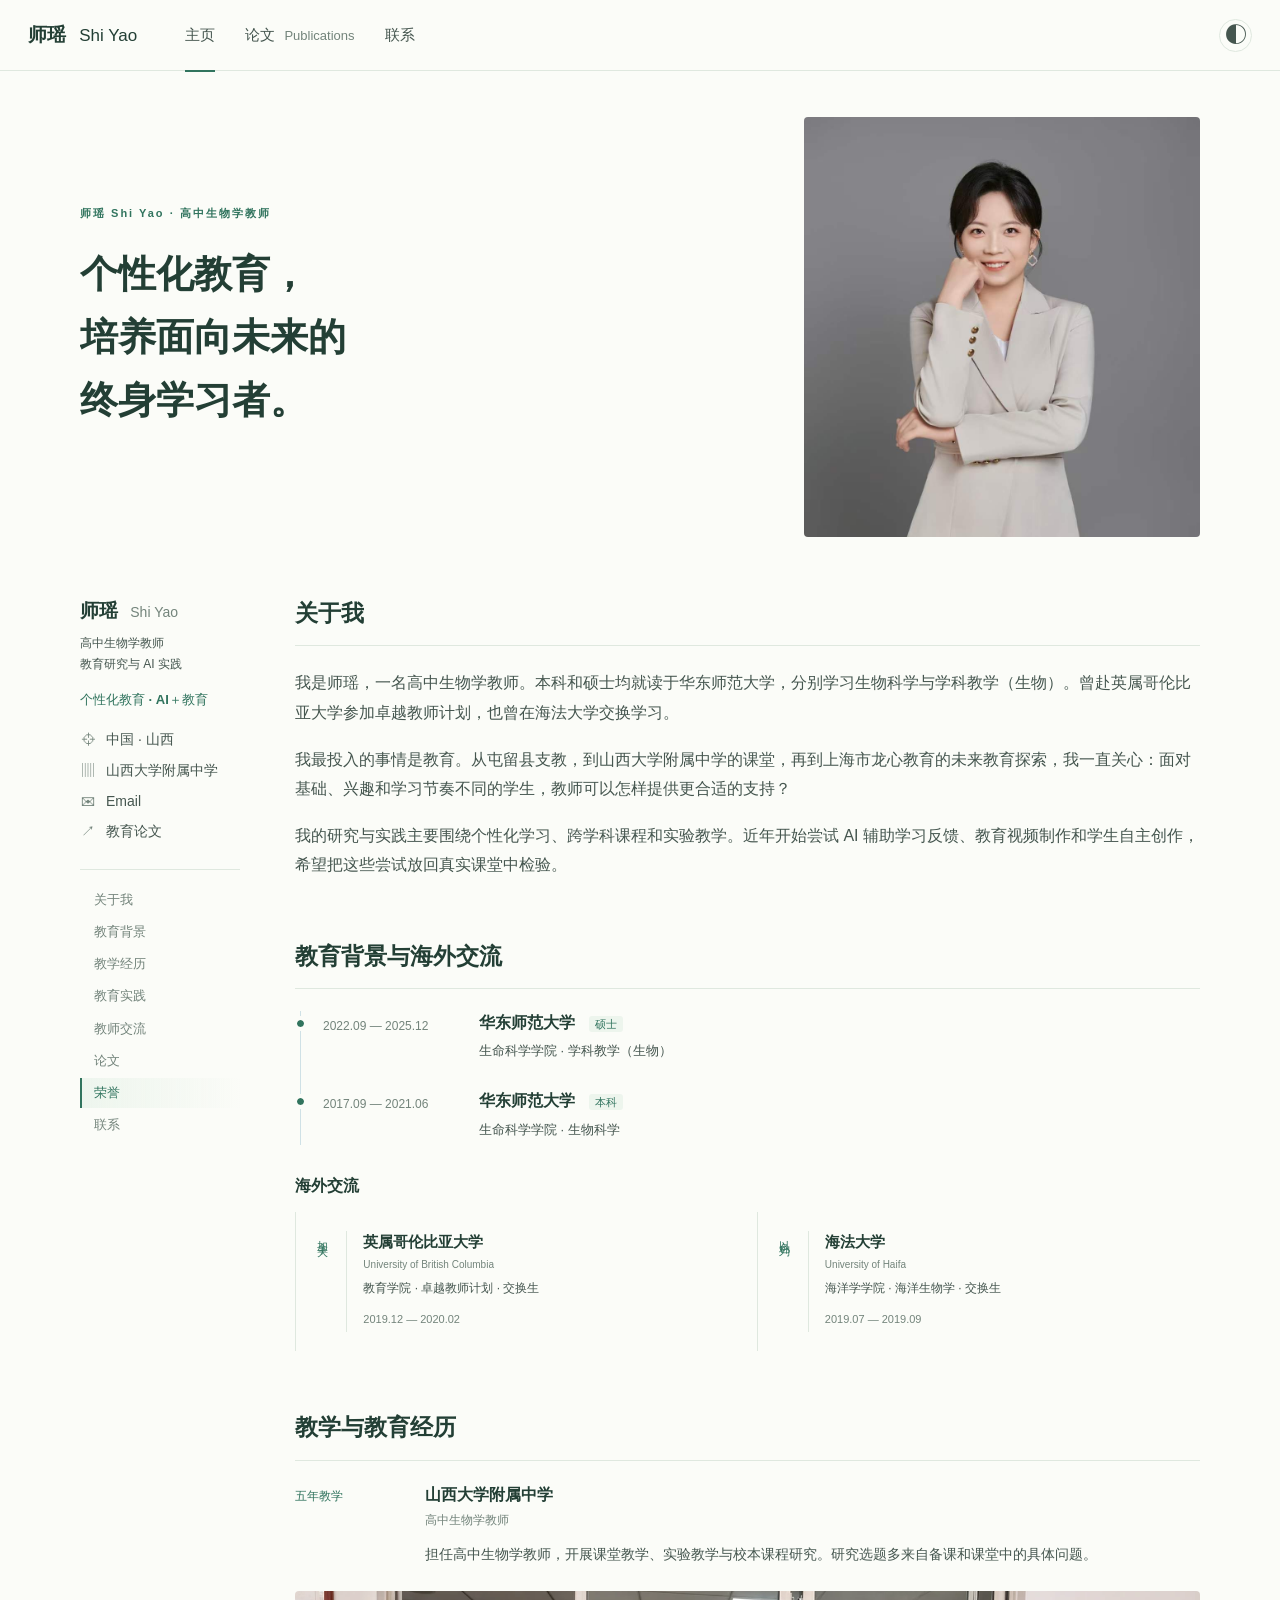
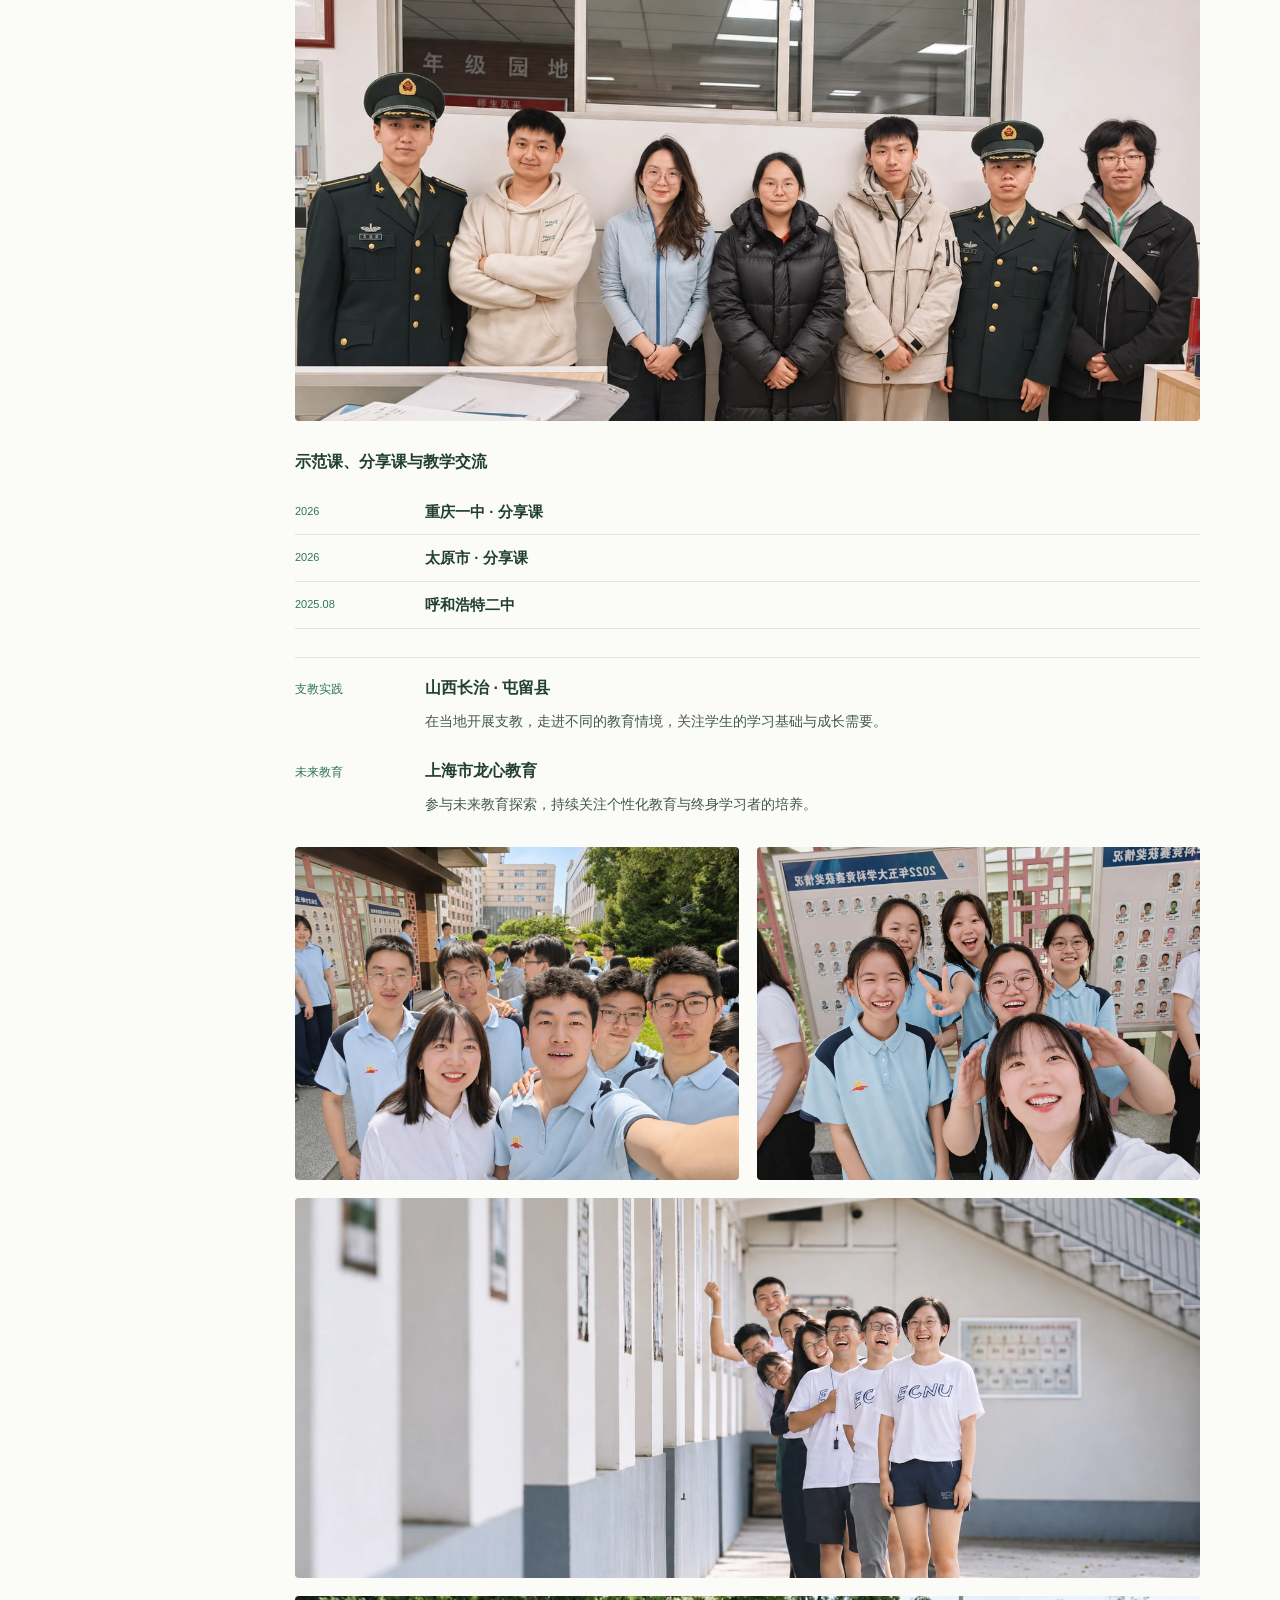
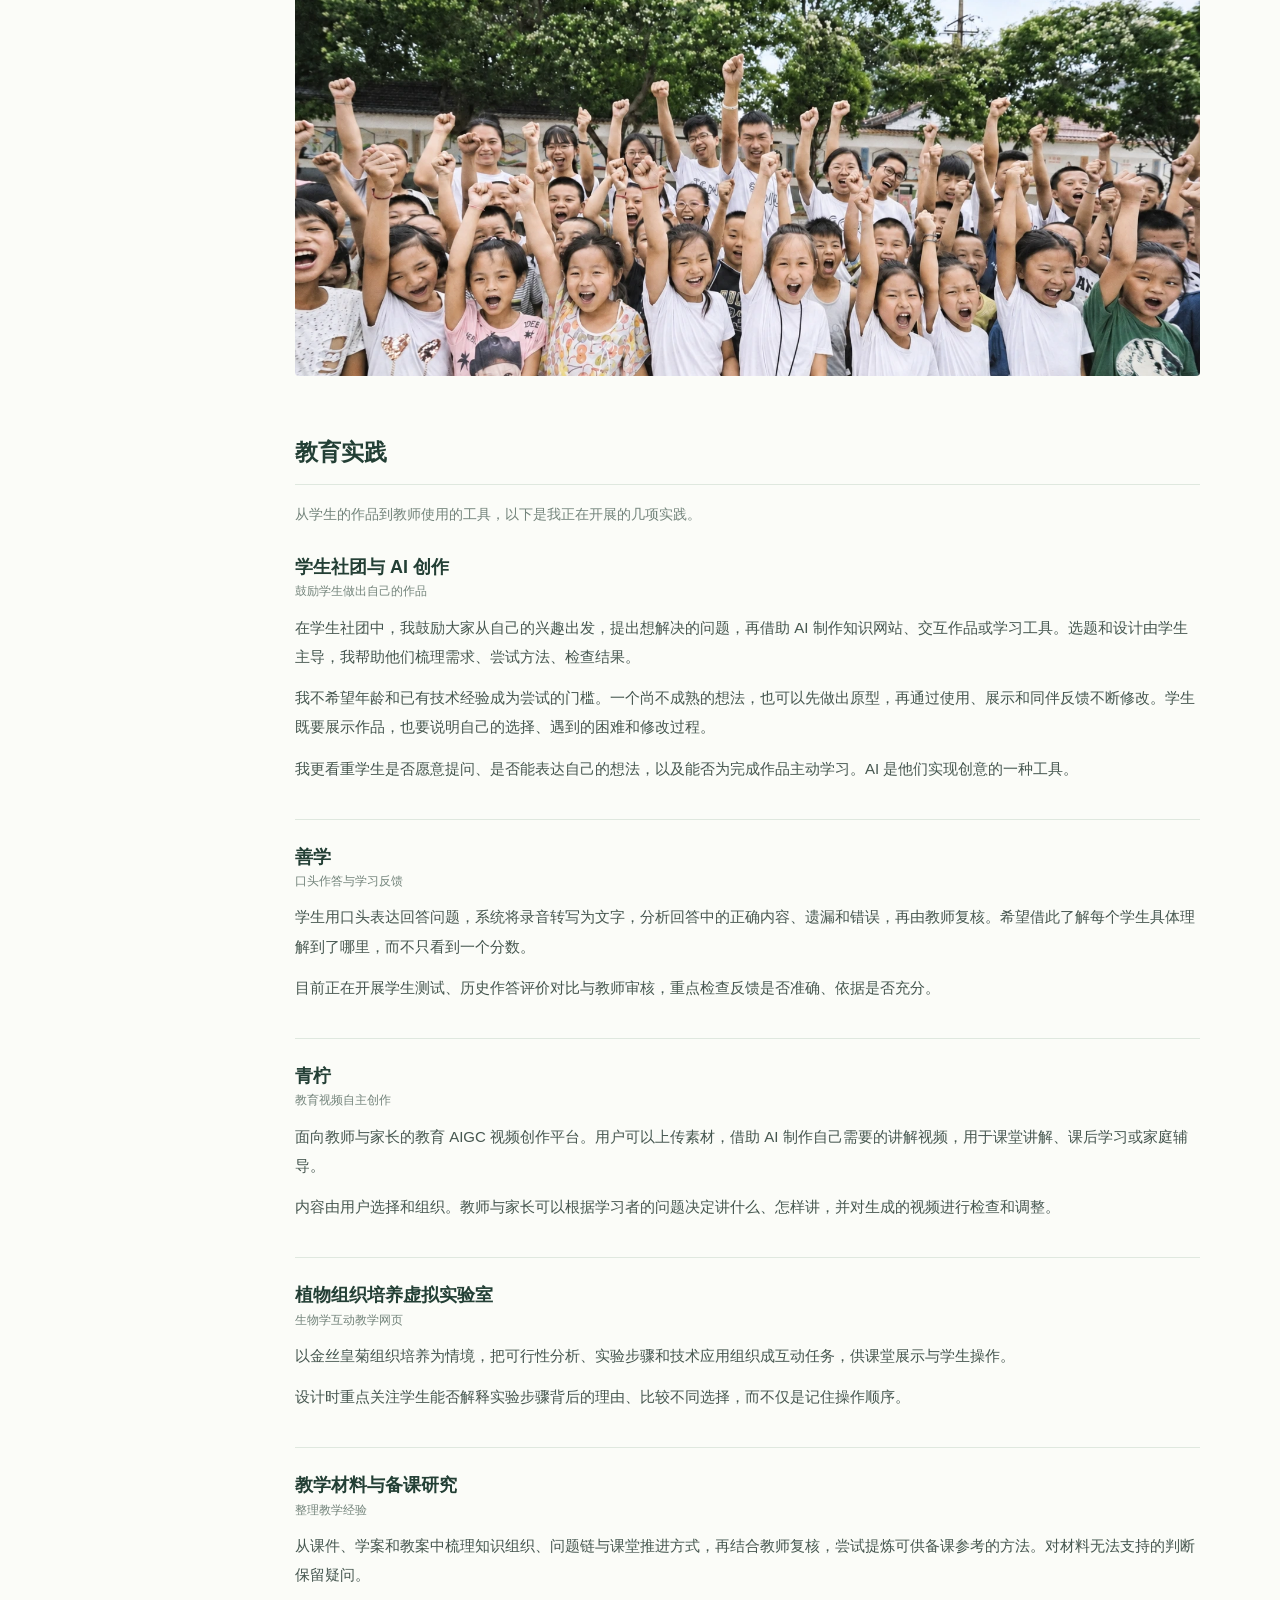
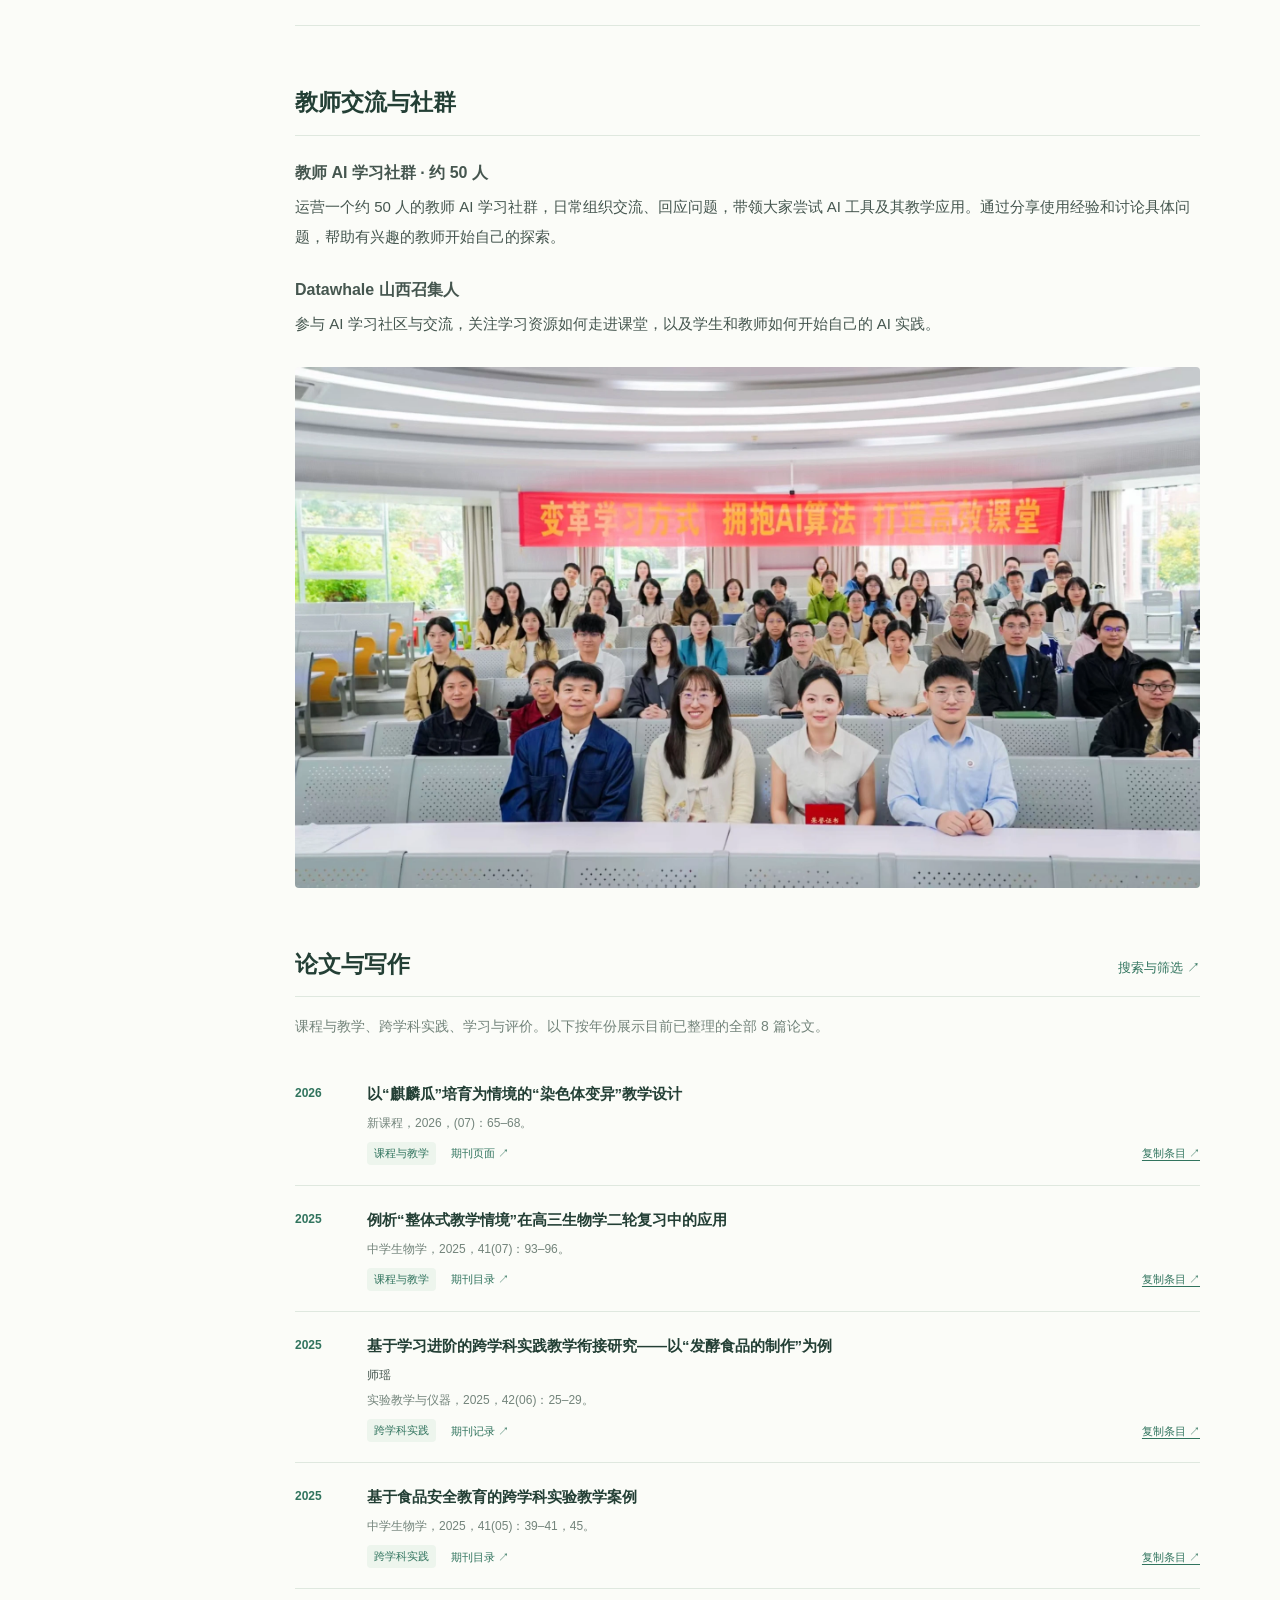
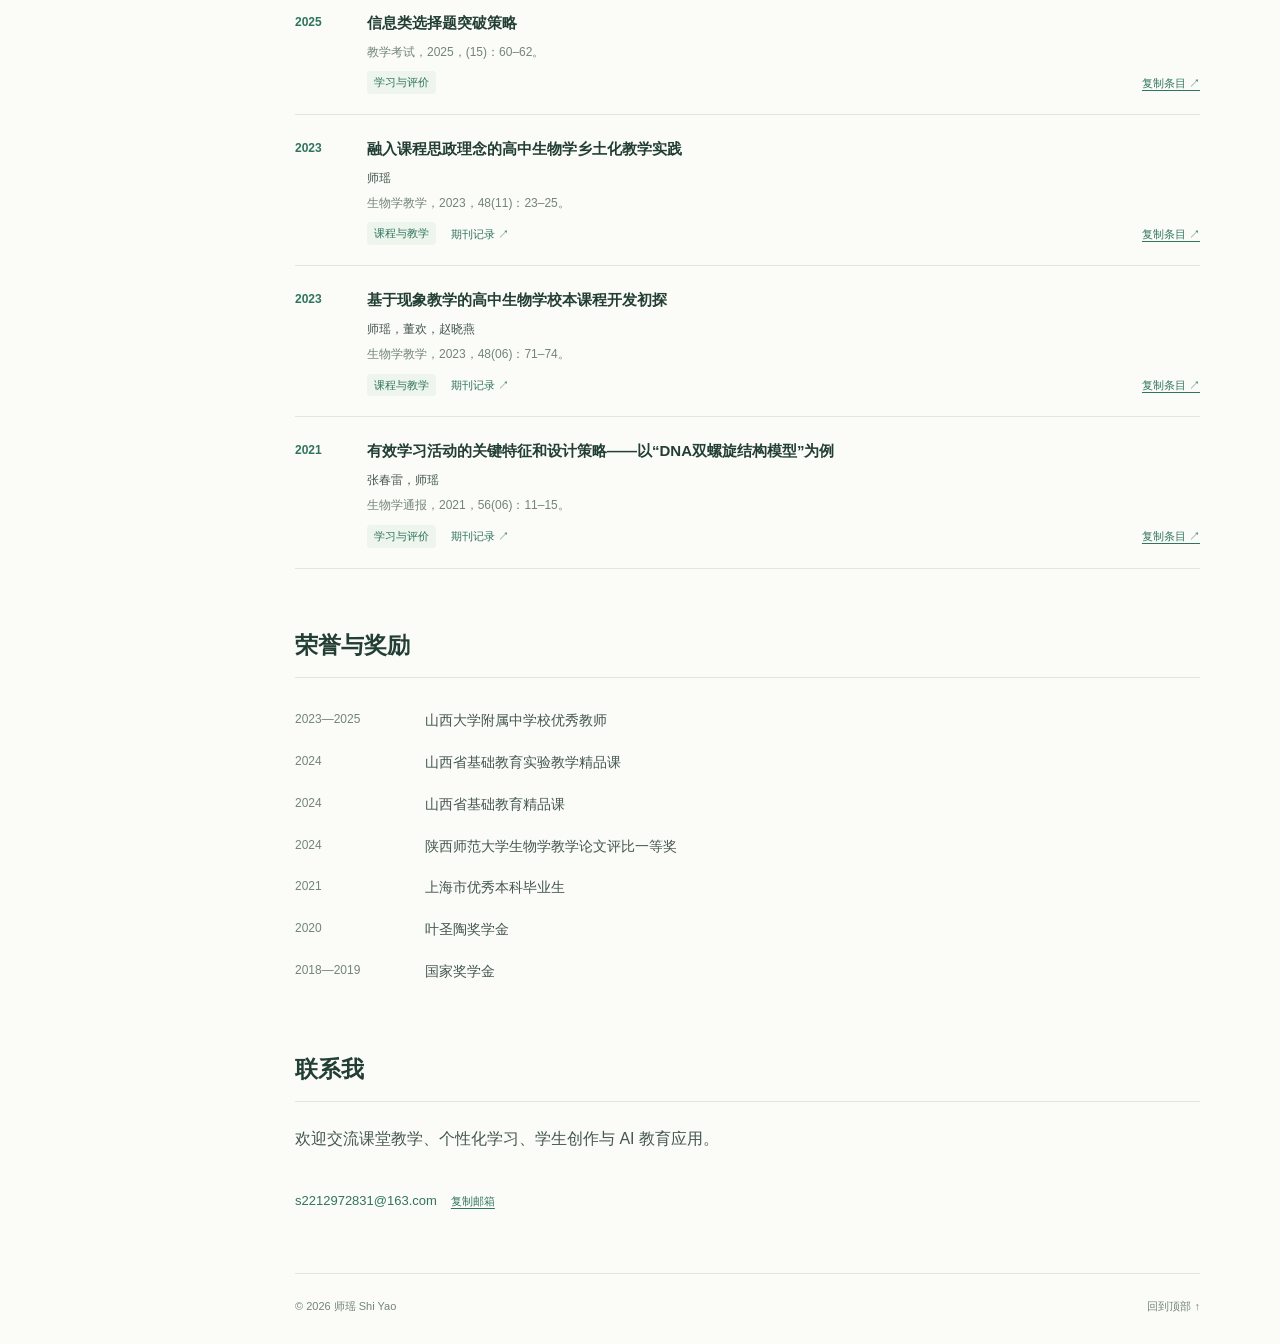
<file: index.html>
<!DOCTYPE html>
<html lang="zh-CN"><head><meta charset="utf-8"/><meta content="width=device-width,initial-scale=1" name="viewport"/><title>师瑶 Shi Yao｜个性化教育与 AI＋教育</title><meta content="师瑶的个人主页：个性化教育，培养面向未来的终身学习者。教育研究、AI＋教育实践、教学经历与学术论文。" name="description"/><meta content="#ffffff" name="theme-color"/><link href="assets/favicon.svg" rel="icon" type="image/svg+xml"/><link href="style.css" rel="stylesheet"/></head><body>
<a class="skip" href="#main">跳转到正文</a>
<header class="masthead"><div class="masthead-inner"><a class="brand" href="index.html">师瑶 <span>Shi Yao</span></a><nav aria-label="主导航"><a class="current" href="index.html">主页</a><a href="publications.html">论文 <span>Publications</span></a><a href="#contact">联系</a></nav><button aria-label="切换深色模式" class="theme-toggle" id="theme-toggle" title="切换深色模式" type="button">◐</button></div></header>
<div class="welcome"><div class="welcome-copy"><span class="eyebrow">师瑶 Shi Yao · 高中生物学教师</span><h1>个性化教育，<br/>培养面向未来的<br/>终身学习者。</h1></div><img alt="师瑶个人肖像" class="hero-portrait" fetchpriority="high" src="assets/portrait.jpg"/></div><div class="layout"><aside class="profile"><div class="profile-top"><div><h2>师瑶 <span>Shi Yao</span></h2><p class="role">高中生物学教师<br/>教育研究与 AI 实践</p></div></div><p class="profile-focus">个性化教育 · AI＋教育</p><ul class="profile-links"><li><span aria-hidden="true">⌖</span>中国 · 山西</li><li><span aria-hidden="true">▥</span>山西大学附属中学</li><li><span aria-hidden="true">✉</span><a href="mailto:s2212972831@163.com">Email</a></li><li><span aria-hidden="true">↗</span><a href="publications.html">教育论文</a></li></ul><nav aria-label="页面目录" class="side-nav"><a href="#about">关于我</a><a href="#education">教育背景</a><a href="#teaching">教学经历</a><a href="#projects">教育实践</a><a href="#community">教师交流</a><a href="#papers">论文</a><a href="#honors">荣誉</a><a href="#contact">联系</a></nav></aside><main id="main"><section id="about"><div class="heading"><h2>关于我</h2></div><p>我是师瑶，一名高中生物学教师。本科和硕士均就读于华东师范大学，分别学习生物科学与学科教学（生物）。曾赴英属哥伦比亚大学参加卓越教师计划，也曾在海法大学交换学习。</p><p>我最投入的事情是教育。从屯留县支教，到山西大学附属中学的课堂，再到上海市龙心教育的未来教育探索，我一直关心：面对基础、兴趣和学习节奏不同的学生，教师可以怎样提供更合适的支持？</p><p>我的研究与实践主要围绕个性化学习、跨学科课程和实验教学。近年开始尝试 AI 辅助学习反馈、教育视频制作和学生自主创作，希望把这些尝试放回真实课堂中检验。</p></section><section id="education"><div class="heading"><h2>教育背景与海外交流</h2></div><div class="timeline">
<article><time>2022.09 — 2025.12</time><div><h3>华东师范大学 <span class="degree-tag">硕士</span></h3><p>生命科学学院 · 学科教学（生物）</p></div></article>
<article><time>2017.09 — 2021.06</time><div><h3>华东师范大学 <span class="degree-tag">本科</span></h3><p>生命科学学院 · 生物科学</p></div></article></div>
<h3 class="subheading">海外交流 </h3><div class="exchanges"><article><div class="exchange-place">加拿大</div><div><h3>英属哥伦比亚大学</h3><p class="english">University of British Columbia</p><p>教育学院 · 卓越教师计划 · 交换生</p><time>2019.12 — 2020.02</time></div></article><article><div class="exchange-place">以色列</div><div><h3>海法大学</h3><p class="english">University of Haifa</p><p>海洋学学院 · 海洋生物学 · 交换生</p><time>2019.07 — 2019.09</time></div></article></div></section><section id="teaching"><div class="heading"><h2>教学与教育经历</h2></div><div class="experience"><div class="experience-time">五年教学</div><div><h3>山西大学附属中学</h3><p class="experience-role">高中生物学教师</p><p>担任高中生物学教师，开展课堂教学、实验教学与校本课程研究。研究选题多来自备课和课堂中的具体问题。</p></div></div>
<div class="teaching-photos"><figure class="photo"><a aria-label="查看大图：师生合影 · 成长中的相遇" href="assets/reunion-retouched.webp" rel="noopener" target="_blank"><img alt="师生合影 · 成长中的相遇" loading="lazy" src="assets/reunion-retouched.webp"/></a></figure></div><h3 class="subheading">示范课、分享课与教学交流 </h3><div class="lesson-list"><article><time>2026</time><div><h3>重庆一中 · 分享课</h3></div></article><article><time>2026</time><div><h3>太原市 · 分享课</h3></div></article><article><time>2025.08</time><div><h3>呼和浩特二中</h3></div></article></div>
<div class="experience teaching-service"><div class="experience-time">支教实践</div><div><h3>山西长治 · 屯留县</h3><p>在当地开展支教，走进不同的教育情境，关注学生的学习基础与成长需要。</p></div></div><div class="experience"><div class="experience-time">未来教育</div><div><h3>上海市龙心教育</h3><p>参与未来教育探索，持续关注个性化教育与终身学习者的培养。</p></div></div><div class="photo-pair"><figure class="photo"><a aria-label="查看大图：与学生在一起 · 校园里的笑容" href="assets/students-girls-retouched.webp" rel="noopener" target="_blank"><img alt="与学生在一起 · 校园里的笑容" loading="lazy" src="assets/students-girls-retouched.webp"/></a></figure><figure class="photo"><a aria-label="查看大图：与学生在一起 · 共同成长的日常" href="assets/students-boys-retouched.webp" rel="noopener" target="_blank"><img alt="与学生在一起 · 共同成长的日常" loading="lazy" src="assets/students-boys-retouched.webp"/></a></figure></div><figure class="photo"><a aria-label="查看大图：教育活动合影" href="assets/corridor-clean-retouched.webp" rel="noopener" target="_blank"><img alt="教育活动合影" loading="lazy" src="assets/corridor-clean-retouched.webp"/></a></figure><figure class="photo"><a aria-label="查看大图：教育活动合影" href="assets/children-clean-retouched.webp" rel="noopener" target="_blank"><img alt="教育活动合影" loading="lazy" src="assets/children-clean-retouched.webp"/></a></figure></section><section id="projects"><div class="heading"><h2>教育实践</h2></div><p class="section-intro">从学生的作品到教师使用的工具，以下是我正在开展的几项实践。</p>






<article class="project" id="ai-learning"><div class="project-body"><h3>学生社团与 AI 创作<span>鼓励学生做出自己的作品</span></h3><p>在学生社团中，我鼓励大家从自己的兴趣出发，提出想解决的问题，再借助 AI 制作知识网站、交互作品或学习工具。选题和设计由学生主导，我帮助他们梳理需求、尝试方法、检查结果。</p><p>我不希望年龄和已有技术经验成为尝试的门槛。一个尚不成熟的想法，也可以先做出原型，再通过使用、展示和同伴反馈不断修改。学生既要展示作品，也要说明自己的选择、遇到的困难和修改过程。</p><p>我更看重学生是否愿意提问、是否能表达自己的想法，以及能否为完成作品主动学习。AI 是他们实现创意的一种工具。</p></div></article><article class="project" id="shanxue"><div class="project-body"><h3>善学<span>口头作答与学习反馈</span></h3><p>学生用口头表达回答问题，系统将录音转写为文字，分析回答中的正确内容、遗漏和错误，再由教师复核。希望借此了解每个学生具体理解到了哪里，而不只看到一个分数。</p><p>目前正在开展学生测试、历史作答评价对比与教师审核，重点检查反馈是否准确、依据是否充分。</p></div></article><article class="project" id="qingning"><div class="project-body"><h3>青柠<span>教育视频自主创作</span></h3><p>面向教师与家长的教育 AIGC 视频创作平台。用户可以上传素材，借助 AI 制作自己需要的讲解视频，用于课堂讲解、课后学习或家庭辅导。</p><p>内容由用户选择和组织。教师与家长可以根据学习者的问题决定讲什么、怎样讲，并对生成的视频进行检查和调整。</p></div></article><article class="project" id="plant-lab"><div class="project-body"><h3>植物组织培养虚拟实验室<span>生物学互动教学网页</span></h3><p>以金丝皇菊组织培养为情境，把可行性分析、实验步骤和技术应用组织成互动任务，供课堂展示与学生操作。</p><p>设计时重点关注学生能否解释实验步骤背后的理由、比较不同选择，而不仅是记住操作顺序。</p></div></article><article class="project" id="teaching-knowledge"><div class="project-body"><h3>教学材料与备课研究<span>整理教学经验</span></h3><p>从课件、学案和教案中梳理知识组织、问题链与课堂推进方式，再结合教师复核，尝试提炼可供备课参考的方法。对材料无法支持的判断保留疑问。</p></div></article></section><section id="community"><div class="heading"><h2>教师交流与社群</h2></div><div class="community"><strong>教师 AI 学习社群 · 约 50 人</strong><p>运营一个约 50 人的教师 AI 学习社群，日常组织交流、回应问题，带领大家尝试 AI 工具及其教学应用。通过分享使用经验和讨论具体问题，帮助有兴趣的教师开始自己的探索。</p></div><div class="community"><strong>Datawhale 山西召集人</strong><p>参与 AI 学习社区与交流，关注学习资源如何走进课堂，以及学生和教师如何开始自己的 AI 实践。</p></div><figure class="photo"><a aria-label="查看大图：教师交流活动 · 一起探索 AI 与教育" href="assets/teachers-retouched.webp" rel="noopener" target="_blank"><img alt="教师交流活动 · 一起探索 AI 与教育" loading="lazy" src="assets/teachers-retouched.webp"/></a></figure></section><section id="papers"><div class="heading"><h2>论文与写作</h2><a href="publications.html">搜索与筛选 ↗</a></div><p class="section-intro">课程与教学、跨学科实践、学习与评价。以下按年份展示目前已整理的全部 8 篇论文。</p><div data-view="all" id="paper-list"><article class="paper"><span class="paper-year">2026</span><div><h3>以“麒麟瓜”培育为情境的“染色体变异”教学设计</h3><p class="paper-journal">新课程，2026，(07)：65–68。</p><div class="paper-meta"><span class="paper-tag">课程与教学</span><a class="paper-source" href="https://www.qikan.com.cn/article/xkcj20260718.html" rel="noopener noreferrer" target="_blank">期刊页面 ↗</a></div></div></article><article class="paper"><span class="paper-year">2025</span><div><h3>例析“整体式教学情境”在高三生物学二轮复习中的应用</h3><p class="paper-journal">中学生物学，2025，41(07)：93–96。</p><div class="paper-meta"><span class="paper-tag">课程与教学</span><a class="paper-source" href="https://m.fx361.com/bk/zxswx/20257.html" rel="noopener noreferrer" target="_blank">期刊目录 ↗</a></div></div></article><article class="paper"><span class="paper-year">2025</span><div><h3>基于学习进阶的跨学科实践教学衔接研究——以“发酵食品的制作”为例</h3><p class="paper-authors">师瑶</p><p class="paper-journal">实验教学与仪器，2025，42(06)：25–29。</p><div class="paper-meta"><span class="paper-tag">跨学科实践</span><a class="paper-source" href="https://cjournal.hep.com.cn/1004-2326/CN/2025/42/6" rel="noopener noreferrer" target="_blank">期刊记录 ↗</a></div></div></article><article class="paper"><span class="paper-year">2025</span><div><h3>基于食品安全教育的跨学科实验教学案例</h3><p class="paper-journal">中学生物学，2025，41(05)：39–41，45。</p><div class="paper-meta"><span class="paper-tag">跨学科实践</span><a class="paper-source" href="https://yantai.dps.qikan.cn/pc/maga/text-read?id=zxsw20250519" rel="noopener noreferrer" target="_blank">期刊目录 ↗</a></div></div></article><article class="paper"><span class="paper-year">2025</span><div><h3>信息类选择题突破策略</h3><p class="paper-journal">教学考试，2025，(15)：60–62。</p><div class="paper-meta"><span class="paper-tag">学习与评价</span></div></div></article><article class="paper"><span class="paper-year">2023</span><div><h3>融入课程思政理念的高中生物学乡土化教学实践</h3><p class="paper-authors">师瑶</p><p class="paper-journal">生物学教学，2023，48(11)：23–25。</p><div class="paper-meta"><span class="paper-tag">课程与教学</span><a class="paper-source" href="https://swxjx.ecnu.edu.cn/CN/abstract/abstract15453.shtml" rel="noopener noreferrer" target="_blank">期刊记录 ↗</a></div></div></article><article class="paper"><span class="paper-year">2023</span><div><h3>基于现象教学的高中生物学校本课程开发初探</h3><p class="paper-authors">师瑶，董欢，赵晓燕</p><p class="paper-journal">生物学教学，2023，48(06)：71–74。</p><div class="paper-meta"><span class="paper-tag">课程与教学</span><a class="paper-source" href="https://swxjx.ecnu.edu.cn/CN/Y2023/V48/I6" rel="noopener noreferrer" target="_blank">期刊记录 ↗</a></div></div></article><article class="paper"><span class="paper-year">2021</span><div><h3>有效学习活动的关键特征和设计策略——以“DNA双螺旋结构模型”为例</h3><p class="paper-authors">张春雷，师瑶</p><p class="paper-journal">生物学通报，2021，56(06)：11–15。</p><div class="paper-meta"><span class="paper-tag">学习与评价</span><a class="paper-source" href="https://swxtb.bnu.edu.cn/gkll/2021nf/a3ca2fc130d34344a227fb11eb9ebc6b.htm" rel="noopener noreferrer" target="_blank">期刊记录 ↗</a></div></div></article></div></section><section id="honors"><div class="heading"><h2>荣誉与奖励</h2></div><ul class="honor-list"><li><time>2023—2025</time><span>山西大学附属中学校优秀教师</span></li><li><time>2024</time><span>山西省基础教育实验教学精品课</span></li><li><time>2024</time><span>山西省基础教育精品课</span></li><li><time>2024</time><span>陕西师范大学生物学教学论文评比一等奖</span></li><li><time>2021</time><span>上海市优秀本科毕业生</span></li><li><time>2020</time><span>叶圣陶奖学金</span></li><li><time>2018—2019</time><span>国家奖学金</span></li></ul></section><section id="contact"><div class="heading"><h2>联系我</h2></div><p>欢迎交流课堂教学、个性化学习、学生创作与 AI 教育应用。</p><div class="contact-line"><a href="mailto:s2212972831@163.com">s2212972831@163.com</a><button id="copy-email" type="button">复制邮箱</button></div></section><footer><span>© 2026 师瑶 Shi Yao</span><a href="#main">回到顶部 ↑</a></footer></main></div><div aria-live="polite" id="toast" role="status"></div><script src="script.js"></script></body></html>
</file>
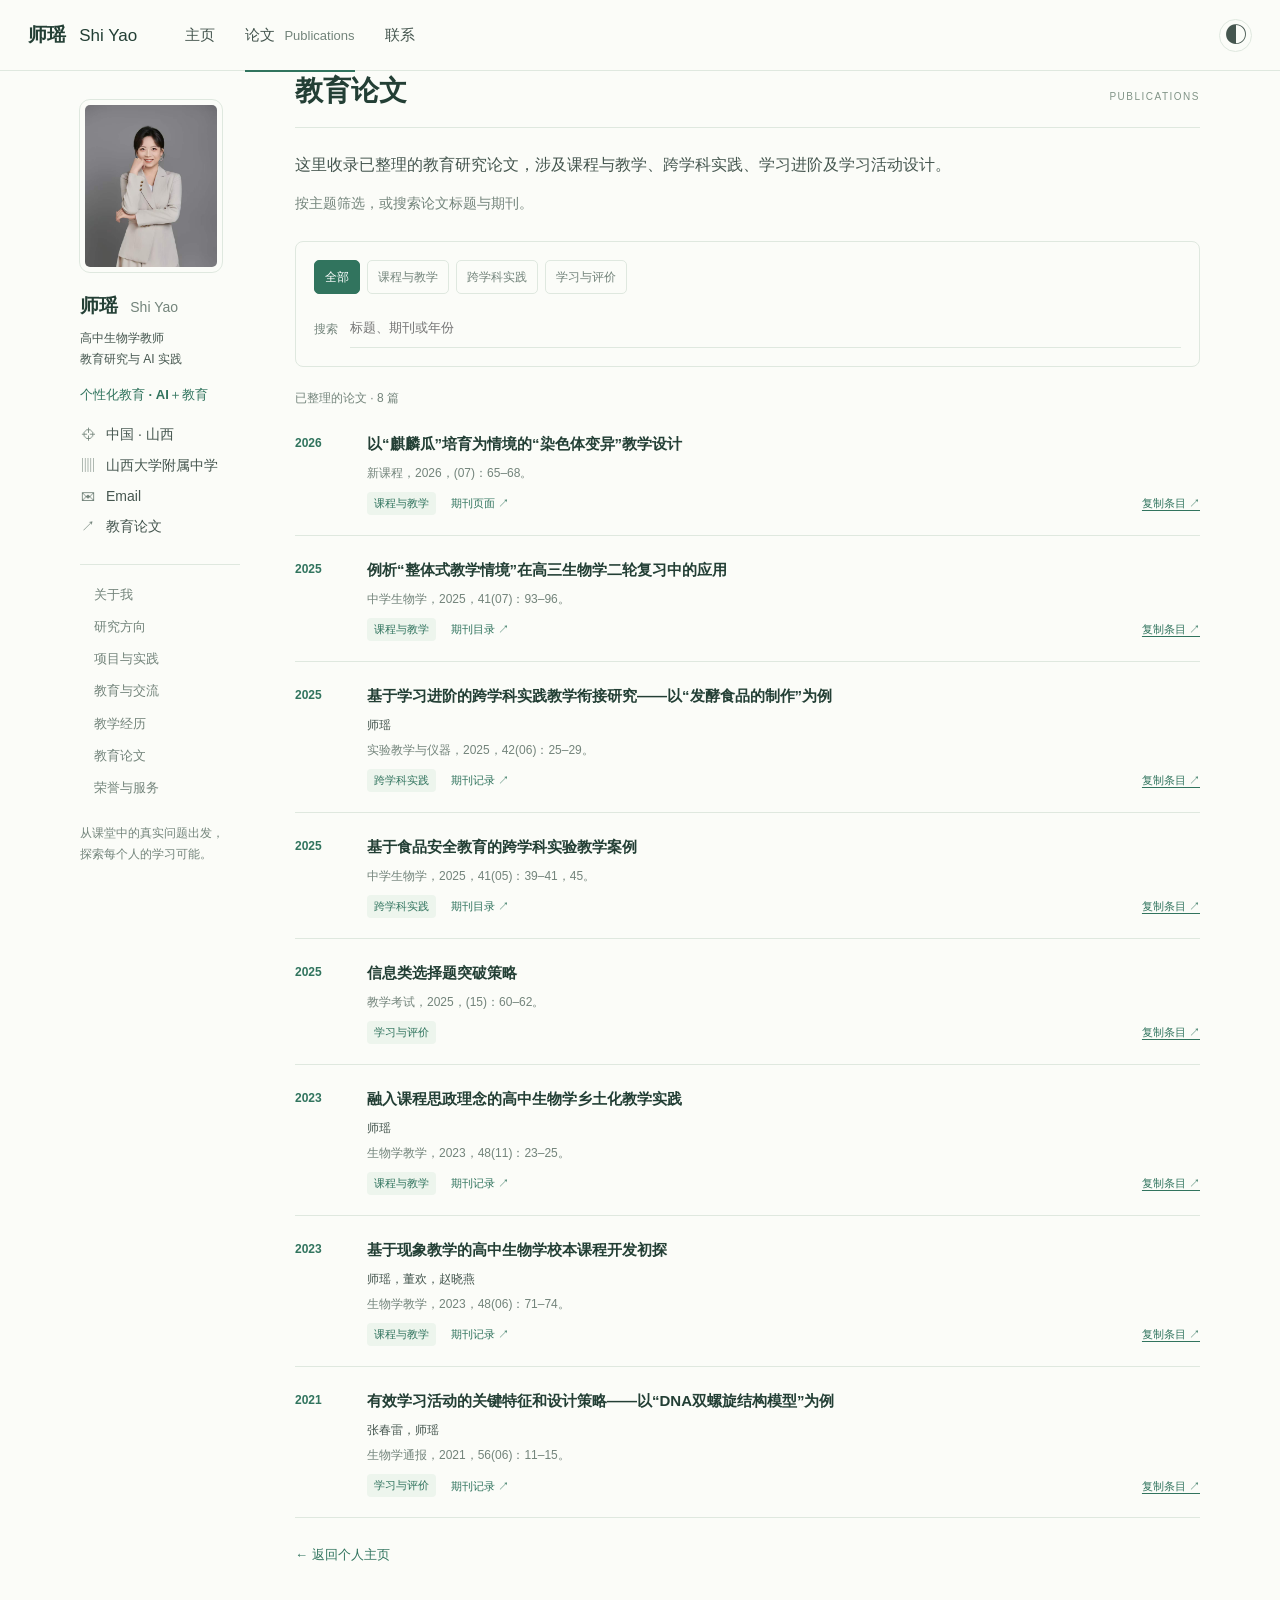
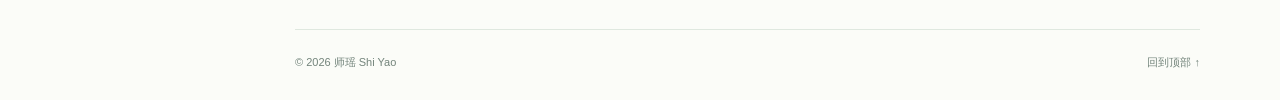
<file: publications.html>
<!doctype html><html lang="zh-CN"><head><meta charset="utf-8"><meta name="viewport" content="width=device-width,initial-scale=1"><title>教育论文｜师瑶 Shi Yao｜个性化教育与 AI＋教育</title><meta name="description" content="师瑶的个人主页：个性化教育，培养面向未来的终身学习者。教育研究、AI＋教育实践、教学经历与学术论文。"><meta name="theme-color" content="#ffffff"><link rel="icon" href="assets/favicon.svg" type="image/svg+xml"><link rel="stylesheet" href="style.css"></head><body>
<a class="skip" href="#main">跳转到正文</a>
<header class="masthead"><div class="masthead-inner"><a class="brand" href="index.html">师瑶 <span>Shi Yao</span></a><nav aria-label="主导航"><a  href="index.html">主页</a><a class="current" href="publications.html">论文 <span>Publications</span></a><a href="index.html#contact">联系</a></nav><button id="theme-toggle" class="theme-toggle" type="button" aria-label="切换深色模式" title="切换深色模式">◐</button></div></header>
<div class="layout"><aside class="profile"><div class="profile-top"><img class="portrait" src="assets/portrait.jpg" width="600" height="840" alt="师瑶个人肖像"><div><h2>师瑶 <span>Shi Yao</span></h2><p class="role">高中生物学教师<br>教育研究与 AI 实践</p></div></div><p class="profile-focus">个性化教育 · AI＋教育</p><ul class="profile-links"><li><span aria-hidden="true">⌖</span>中国 · 山西</li><li><span aria-hidden="true">▥</span>山西大学附属中学</li><li><span aria-hidden="true">✉</span><a href="mailto:s2212972831@163.com">Email</a></li><li><span aria-hidden="true">↗</span><a href="publications.html">教育论文</a></li></ul><nav class="side-nav" aria-label="页面目录"><a href="index.html#about">关于我</a><a href="index.html#research">研究方向</a><a href="index.html#projects">项目与实践</a><a href="index.html#education">教育与交流</a><a href="index.html#teaching">教学经历</a><a href="index.html#papers">教育论文</a><a href="index.html#honors">荣誉与服务</a></nav><p class="sidebar-note">从课堂中的真实问题出发，<br>探索每个人的学习可能。</p></aside><main id="main"><section id="publications"><div class="heading"><h1>教育论文</h1><span>PUBLICATIONS</span></div><p>这里收录已整理的教育研究论文，涉及课程与教学、跨学科实践、学习进阶及学习活动设计。</p><p class="section-intro">按主题筛选，或搜索论文标题与期刊。</p><div class="paper-controls"><div class="filters" role="group" aria-label="按论文主题筛选"><button class="selected" type="button" data-filter="all" aria-pressed="true">全部</button><button type="button" data-filter="课程与教学" aria-pressed="false">课程与教学</button><button type="button" data-filter="跨学科实践" aria-pressed="false">跨学科实践</button><button type="button" data-filter="学习与评价" aria-pressed="false">学习与评价</button></div><label class="search"><span>搜索</span><input type="search" id="paper-search" placeholder="标题、期刊或年份" autocomplete="off"></label></div><p id="paper-count" class="paper-count" aria-live="polite">已整理的论文 · 8 篇</p><div id="paper-list"><article class="paper"><span class="paper-year">2026</span><div><h3>以“麒麟瓜”培育为情境的“染色体变异”教学设计</h3><p class="paper-journal">新课程，2026，(07)：65–68。</p><div class="paper-meta"><span class="paper-tag">课程与教学</span><a class="paper-source" href="https://www.qikan.com.cn/article/xkcj20260718.html" target="_blank" rel="noopener noreferrer">期刊页面 ↗</a></div></div></article><article class="paper"><span class="paper-year">2025</span><div><h3>例析“整体式教学情境”在高三生物学二轮复习中的应用</h3><p class="paper-journal">中学生物学，2025，41(07)：93–96。</p><div class="paper-meta"><span class="paper-tag">课程与教学</span><a class="paper-source" href="https://m.fx361.com/bk/zxswx/20257.html" target="_blank" rel="noopener noreferrer">期刊目录 ↗</a></div></div></article><article class="paper"><span class="paper-year">2025</span><div><h3>基于学习进阶的跨学科实践教学衔接研究——以“发酵食品的制作”为例</h3><p class="paper-authors">师瑶</p><p class="paper-journal">实验教学与仪器，2025，42(06)：25–29。</p><div class="paper-meta"><span class="paper-tag">跨学科实践</span><a class="paper-source" href="https://cjournal.hep.com.cn/1004-2326/CN/2025/42/6" target="_blank" rel="noopener noreferrer">期刊记录 ↗</a></div></div></article><article class="paper"><span class="paper-year">2025</span><div><h3>基于食品安全教育的跨学科实验教学案例</h3><p class="paper-journal">中学生物学，2025，41(05)：39–41，45。</p><div class="paper-meta"><span class="paper-tag">跨学科实践</span><a class="paper-source" href="https://yantai.dps.qikan.cn/pc/maga/text-read?id=zxsw20250519" target="_blank" rel="noopener noreferrer">期刊目录 ↗</a></div></div></article><article class="paper"><span class="paper-year">2025</span><div><h3>信息类选择题突破策略</h3><p class="paper-journal">教学考试，2025，(15)：60–62。</p><div class="paper-meta"><span class="paper-tag">学习与评价</span></div></div></article><article class="paper"><span class="paper-year">2023</span><div><h3>融入课程思政理念的高中生物学乡土化教学实践</h3><p class="paper-authors">师瑶</p><p class="paper-journal">生物学教学，2023，48(11)：23–25。</p><div class="paper-meta"><span class="paper-tag">课程与教学</span><a class="paper-source" href="https://swxjx.ecnu.edu.cn/CN/abstract/abstract15453.shtml" target="_blank" rel="noopener noreferrer">期刊记录 ↗</a></div></div></article><article class="paper"><span class="paper-year">2023</span><div><h3>基于现象教学的高中生物学校本课程开发初探</h3><p class="paper-authors">师瑶，董欢，赵晓燕</p><p class="paper-journal">生物学教学，2023，48(06)：71–74。</p><div class="paper-meta"><span class="paper-tag">课程与教学</span><a class="paper-source" href="https://swxjx.ecnu.edu.cn/CN/Y2023/V48/I6" target="_blank" rel="noopener noreferrer">期刊记录 ↗</a></div></div></article><article class="paper"><span class="paper-year">2021</span><div><h3>有效学习活动的关键特征和设计策略——以“DNA双螺旋结构模型”为例</h3><p class="paper-authors">张春雷，师瑶</p><p class="paper-journal">生物学通报，2021，56(06)：11–15。</p><div class="paper-meta"><span class="paper-tag">学习与评价</span><a class="paper-source" href="https://swxtb.bnu.edu.cn/gkll/2021nf/a3ca2fc130d34344a227fb11eb9ebc6b.htm" target="_blank" rel="noopener noreferrer">期刊记录 ↗</a></div></div></article></div><p id="empty-state" hidden>没有匹配的论文，请尝试其他关键词或主题。</p><noscript><p>启用 JavaScript 后可使用论文搜索与筛选。</p></noscript><a class="back-link" href="index.html#papers">← 返回个人主页</a></section><footer><span>© 2026 师瑶 Shi Yao</span><a href="#main">回到顶部 ↑</a></footer></main></div><div id="toast" role="status" aria-live="polite"></div><script src="script.js"></script></body></html>
</file>
<file: style.css>
:root{--bg:#fff;--text:#41484c;--heading:#303b40;--muted:#7a858a;--line:#e7ecee;--accent:#27899d;--soft:#f1f8fa;--panel:#fff;--shadow:0 3px 16px #243d4b07;--tag:#edf6f8;color-scheme:light}*{box-sizing:border-box}html{scroll-behavior:smooth;scroll-padding-top:100px}body{margin:0;background:var(--bg);color:var(--text);font-family:-apple-system,BlinkMacSystemFont,"Segoe UI","PingFang SC","Microsoft YaHei",sans-serif;font-size:16px;line-height:1.85}a{color:var(--accent);text-decoration:none;text-underline-offset:4px}a:hover{text-decoration:underline}button,input{font:inherit}button,a,input,summary{-webkit-tap-highlight-color:transparent}button{cursor:pointer}a:focus-visible,button:focus-visible,input:focus-visible,summary:focus-visible{outline:3px solid #67b6c9;outline-offset:4px}p{margin:0 0 17px}h1,h2,h3{color:var(--heading);line-height:1.45;margin:0;font-weight:650}h1{font-size:28px}h2{font-size:23px}h3{font-size:17px}strong{font-weight:650}time{font-variant-numeric:tabular-nums}.masthead{position:sticky;top:0;z-index:20;background:var(--bg);border-bottom:1px solid var(--line)}.masthead-inner{max-width:1220px;margin:auto;min-height:70px;padding:0 28px;display:flex;align-items:center;gap:48px}.brand{color:var(--heading);font-weight:700;font-size:19px;white-space:nowrap}.brand span{font-weight:500;margin-left:8px;font-size:17px}.masthead nav{display:flex;gap:30px;align-self:stretch;align-items:center}.masthead nav a{color:var(--text);font-size:15px;position:relative}.masthead nav a span{font-size:13px;margin-left:5px;color:var(--muted)}.masthead nav a.current:after{content:'';height:2px;background:var(--accent);position:absolute;bottom:-23px;left:0;right:0}.theme-toggle{border:1px solid var(--line);border-radius:50%;width:33px;height:33px;background:var(--bg);color:var(--text);padding:0;font-size:22px;line-height:1;margin-left:auto}.layout{max-width:1220px;margin:36px auto 0;padding:0 28px;display:grid;grid-template-columns:215px minmax(0,1fr);gap:54px}.profile{position:sticky;top:107px;align-self:start;font-size:14px}.portrait{width:172px;height:172px;border-radius:50%;object-fit:cover;object-position:center 23%;border:5px solid var(--bg);outline:1px solid var(--line);display:block;margin:0 0 20px}.profile h2{font-size:22px}.profile h2 span{font-size:14px;font-weight:400;margin-left:7px;color:var(--muted)}.role{margin:8px 0 12px;line-height:1.8}.profile-focus{font-size:13px;font-weight:550;color:var(--accent);margin-bottom:15px}.profile-links{padding:0;list-style:none;margin:0 0 24px}.profile-links li{display:flex;gap:10px;align-items:center;margin:5px 0}.profile-links li>span{width:16px;text-align:center;color:var(--muted)}.profile-links a{color:var(--text)}.side-nav{border-top:1px solid var(--line);padding-top:15px;display:grid;gap:2px}.side-nav a{color:var(--muted);padding:3px 0 3px 12px;border-left:2px solid transparent;font-size:13px}.side-nav a:hover,.side-nav a.active{color:var(--accent);border-left-color:var(--accent);background:linear-gradient(90deg,var(--soft),transparent);text-decoration:none}.sidebar-note{color:var(--muted);font-size:12px;margin:20px 0 0;line-height:1.8}main{min-width:0;max-width:850px}section{margin-bottom:48px;scroll-margin-top:100px}.heading{display:flex;align-items:baseline;justify-content:space-between;gap:16px;border-bottom:1px solid var(--line);padding-bottom:10px;margin-bottom:20px}.heading>span{font-size:10px;letter-spacing:1.5px;color:var(--muted);font-weight:500;white-space:nowrap}.heading>a{font-size:13px;white-space:nowrap}.mission{border-left:3px solid var(--accent);border-radius:0 8px 8px 0;background:var(--soft);padding:17px 22px;margin:24px 0}.mission-label{font-size:11px;letter-spacing:1px;color:var(--accent);display:block;margin-bottom:5px}.mission strong{font-size:22px;color:var(--heading);display:block;line-height:1.6}.mission p{font-size:14px;color:var(--muted);margin:6px 0 0;line-height:1.8}.quick-links{display:flex;gap:24px;font-size:14px;margin:21px 0 0}.section-intro{font-size:14px;color:var(--muted);margin-top:-5px;margin-bottom:20px}.research-grid{display:grid;grid-template-columns:1fr 1fr;gap:16px}.research-card{padding:21px 22px 20px;border:1px solid var(--line);border-radius:10px;background:var(--panel);box-shadow:var(--shadow);position:relative;overflow:hidden;display:flex;flex-direction:column}.research-card.primary{border-color:#acd2dd;background:linear-gradient(120deg,var(--soft),var(--panel));}.research-card h3{position:relative;z-index:1;padding-right:10px;margin-bottom:12px}.research-card p{font-size:14px;line-height:1.9;position:relative;margin-bottom:16px}.number{position:absolute;right:14px;top:2px;font-size:48px;line-height:1.2;color:var(--soft);font-weight:700;pointer-events:none}.primary .number{color:#e1eff3}.tags{display:flex;gap:6px;flex-wrap:wrap;margin-top:auto}.tags span,.paper-tag{font-size:11px;color:var(--accent);background:var(--tag);border-radius:4px;padding:1px 7px;line-height:1.9}.project{display:grid;grid-template-columns:48px minmax(0,1fr);gap:19px;padding:24px 0;border-bottom:1px solid var(--line)}.project:first-of-type{padding-top:6px}.project-symbol{width:48px;height:48px;background:var(--soft);border:1px solid #dcebf0;color:var(--accent);border-radius:10px;display:grid;place-items:center;font-size:23px;font-family:serif}.project-title{display:flex;gap:12px;align-items:flex-start;justify-content:space-between;margin:0 0 9px}.project-title h3{color:var(--accent);font-size:18px}.project-title h3 span{display:block;color:var(--muted);font-size:12px;font-weight:400;margin-top:3px}.status{flex-shrink:0;font-size:10px;color:var(--muted);border:1px solid var(--line);border-radius:4px;padding:1px 6px;line-height:1.9}.project p{font-size:14px;line-height:1.9;margin-bottom:12px}details{font-size:13px;margin-top:12px}summary{color:var(--accent);cursor:pointer;width:fit-content}summary::marker{font-size:10px}.detail-body{background:var(--soft);padding:14px 17px;margin-top:10px;border-radius:6px}.detail-body p{font-size:13px;margin:0 0 8px}.detail-body p:last-child{margin:0}.research-note{display:flex;gap:20px;background:var(--soft);border-radius:7px;margin-top:23px;padding:15px 18px;font-size:13px}.research-note strong{white-space:nowrap;color:var(--accent)}.timeline{margin-left:5px}.timeline article{border-left:1px solid #cfe1e6;padding:0 0 26px 22px;display:grid;grid-template-columns:156px 1fr;position:relative}.timeline article:last-child{padding-bottom:3px}.timeline article:before{content:'';position:absolute;left:-4px;top:9px;background:var(--accent);width:7px;height:7px;border-radius:50%;outline:4px solid var(--bg)}.timeline time{font-size:12px;color:var(--muted);padding-top:4px}.timeline h3{font-size:16px}.timeline p{font-size:13px;margin:5px 0 0}.degree-tag{font-size:11px;color:var(--accent);font-weight:400;background:var(--tag);padding:2px 6px;border-radius:3px;margin-left:10px}.subheading{font-size:16px;margin:29px 0 15px}.subheading span{font-size:11px;color:var(--muted);font-weight:400;margin-left:9px}.exchanges{display:grid;grid-template-columns:1fr 1fr;gap:18px}.exchanges article{border:1px solid var(--line);border-radius:8px;display:flex;gap:16px;padding:19px 17px}.exchange-place{writing-mode:vertical-rl;font-size:11px;color:var(--accent);letter-spacing:3px;border-right:1px solid var(--line);padding-right:13px;flex-shrink:0}.exchanges h3{font-size:15px}.exchanges p{font-size:12px;margin:4px 0}.exchanges .english{color:var(--muted);font-size:10px;line-height:1.6}.exchanges time{font-size:11px;color:var(--muted)}.experience{display:grid;grid-template-columns:110px minmax(0,1fr);gap:20px;margin:0 0 24px}.experience-time{font-size:12px;color:var(--accent);padding-top:2px}.experience h3{font-size:16px}.experience p{font-size:14px;line-height:1.9;margin:9px 0 0}.experience .experience-role{margin-top:3px;color:var(--muted);font-size:12px}.selected-papers article,.paper{display:grid;grid-template-columns:55px minmax(0,1fr);gap:17px;padding:20px 0;border-bottom:1px solid var(--line)}.selected-papers article:first-child{padding-top:0}.paper-year{font-size:12px;color:var(--accent);font-weight:600;padding-top:2px}.selected-papers h3,.paper h3{font-size:15px;line-height:1.8;font-weight:600}.selected-papers p,.paper-journal{font-size:12px;color:var(--muted);margin:5px 0 8px}.all-papers{display:flex;justify-content:space-between;font-size:13px;padding:13px 0}.honor-list{list-style:none;padding:0;margin:0}.honor-list li{display:grid;grid-template-columns:110px 1fr;gap:20px;padding:8px 0;font-size:14px}.honor-list time{font-size:12px;color:var(--muted)}.community{border-left:2px solid var(--line);padding-left:17px;margin-top:23px;font-size:14px}.community p{font-size:13px;color:var(--muted);margin:5px 0 0}.contact-grid{display:grid;grid-template-columns:1fr 1fr;gap:25px}.contact-grid>div{padding:19px 21px;border:1px solid var(--line);border-radius:8px;background:var(--panel)}.contact-grid h3{font-size:16px;margin-bottom:8px}.contact-grid p{font-size:14px;margin:0}.contact-line{padding:18px 0 0;display:flex;flex-wrap:wrap;gap:6px 14px;font-size:13px;align-items:center}.contact-line>span{flex-basis:100%;color:var(--muted)}#copy-email,.copy-citation{border:0;background:none;color:var(--accent);padding:0;font-size:11px;text-decoration:underline;text-underline-offset:3px}footer{display:flex;justify-content:space-between;border-top:1px solid var(--line);padding:22px 0 28px;color:var(--muted);font-size:11px;margin-top:30px}footer a{color:var(--muted)}.paper-controls{border:1px solid var(--line);border-radius:8px;padding:18px;margin-top:24px}.filters{display:flex;gap:7px;flex-wrap:wrap}.filters button{border:1px solid var(--line);background:var(--bg);color:var(--muted);border-radius:5px;font-size:12px;padding:5px 10px}.filters button.selected{background:var(--accent);color:#fff;border-color:var(--accent)}.search{display:flex;align-items:center;gap:12px;margin-top:15px;font-size:12px;color:var(--muted)}.search input{min-width:0;flex:1;border:0;border-bottom:1px solid var(--line);background:var(--bg);color:var(--text);font-size:13px;padding:7px 0;outline-offset:2px}.paper-count{font-size:12px;color:var(--muted);margin:20px 0 0}.paper-meta{display:flex;align-items:center;gap:15px}.copy-citation{margin-left:auto}.back-link{display:inline-block;margin-top:25px;font-size:13px}#empty-state{padding:35px 0;color:var(--muted);font-size:14px}.skip{position:fixed;left:10px;top:-100px;z-index:99;background:var(--bg);padding:8px}.skip:focus{top:8px}#toast{position:fixed;bottom:25px;left:50%;transform:translate(-50%,10px);background:var(--heading);color:var(--bg);font-size:13px;padding:10px 20px;border-radius:6px;z-index:100;opacity:0;pointer-events:none;transition:opacity .2s,transform .2s}#toast.show{opacity:1;transform:translate(-50%,0)}[hidden]{display:none!important}
:root[data-theme=dark]{--bg:#182125;--text:#c4ced2;--heading:#eef3f5;--muted:#91a3ab;--line:#2d3c43;--accent:#79c5d6;--soft:#1e3038;--panel:#1b272d;--tag:#213840;--shadow:none;color-scheme:dark}:root[data-theme=dark] .primary .number{color:#29424c}:root[data-theme=dark] .research-card.primary{border-color:#365e6b}:root[data-theme=dark] .project-symbol{border-color:var(--line)}
@media(min-width:1500px){.layout,.masthead-inner{max-width:1280px}.layout{gap:65px}}@media(max-width:1000px){.layout{grid-template-columns:180px minmax(0,1fr);gap:32px;padding:0 26px}.portrait{width:150px;height:150px}.profile{font-size:12px}.profile h2{font-size:20px}.profile h2 span{font-size:12px}.research-card{padding:18px}.mission strong{font-size:20px}.timeline article{grid-template-columns:133px 1fr}.exchanges{grid-template-columns:1fr}.exchanges article{padding:15px 18px}.masthead-inner{padding:0 26px}.heading>span{font-size:9px;letter-spacing:1px}.research-card h3{font-size:16px}.project-title{flex-wrap:wrap;gap:6px}}
@media(max-width:720px){body{font-size:15px}.masthead-inner{min-height:60px;padding:0 20px;gap:24px}.brand{font-size:17px}.brand span{font-size:13px;margin-left:4px}.masthead nav{gap:19px}.masthead nav a{font-size:13px}.masthead nav a span{display:none}.masthead nav a.current:after{bottom:-20px}.theme-toggle{width:29px;height:29px;font-size:20px}.layout{display:block;margin-top:26px;padding:0 23px}.profile{position:static;border-bottom:1px solid var(--line);padding-bottom:22px;margin-bottom:29px}.profile-top{display:flex;gap:23px;align-items:center}.portrait{width:102px;height:102px;margin:0}.profile h2{font-size:23px}.profile h2 span{font-size:13px}.role{font-size:13px;margin:7px 0 0}.profile-focus{margin:16px 0 8px;font-size:12px}.profile-links{display:flex;gap:5px 20px;flex-wrap:wrap;margin:0;font-size:11px}.profile-links li{margin:0;gap:5px}.profile-links li:nth-child(2){display:none}.side-nav{display:flex;overflow-x:auto;gap:18px;white-space:nowrap;border-top:0;padding-top:15px}.side-nav a{font-size:11px;padding:0 0 5px;border-left:0;border-bottom:2px solid transparent}.side-nav a.active{border-bottom-color:var(--accent);background:none}.sidebar-note{display:none}.heading>span{font-size:8px;letter-spacing:.8px}.heading{margin-bottom:17px;gap:10px}h1{font-size:25px}h2{font-size:21px}.mission{padding:15px 16px;margin:20px 0}.mission strong{font-size:20px}.mission p{font-size:13px}.quick-links{gap:22px;font-size:12px}.research-grid{gap:12px}.research-card{padding:17px}.research-card h3{font-size:15px}.research-card p{font-size:13px}.tags span{font-size:10px}section{margin-bottom:38px}.project{grid-template-columns:38px minmax(0,1fr);gap:14px}.project-symbol{width:38px;height:38px;font-size:20px}.project-title h3{font-size:17px}.project-title h3 span{font-size:11px}.project p{font-size:13px}.research-note{gap:10px;font-size:12px;padding:14px;display:block}.research-note strong{display:block;margin-bottom:5px}.timeline article{grid-template-columns:130px minmax(0,1fr);padding-left:17px}.timeline h3{font-size:15px}.degree-tag{font-size:10px;margin-left:5px}.timeline p{font-size:12px}.timeline time{font-size:11px}.experience{grid-template-columns:75px minmax(0,1fr);gap:15px}.experience p{font-size:13px}.experience-time{font-size:11px}.honor-list li{grid-template-columns:90px minmax(0,1fr);gap:15px;font-size:13px}.honor-list time{font-size:11px}.contact-grid{gap:12px}.contact-grid>div{padding:15px}.contact-grid p{font-size:13px}.selected-papers article,.paper{grid-template-columns:39px minmax(0,1fr);gap:13px}.selected-papers h3,.paper h3{font-size:14px}.paper-meta{gap:7px;flex-wrap:wrap}.paper-tag{font-size:10px}.copy-citation{font-size:10px}.paper-controls{padding:14px}.filters{gap:6px}.filters button{font-size:11px;padding:5px 8px}.contact-line a{overflow-wrap:anywhere}}
@media(max-width:420px){.research-grid,.contact-grid{grid-template-columns:1fr}.research-card p{font-size:14px}.research-card h3{font-size:16px}.mission strong{font-size:19px}.timeline article{grid-template-columns:1fr;gap:5px}.masthead-inner{gap:18px}.masthead nav{gap:15px}.heading>span{font-size:7px}.project-title .status{margin-top:2px}.exchanges h3{font-size:15px}.profile-links{gap:5px 14px}}
@media(prefers-reduced-motion:reduce){html{scroll-behavior:auto}*{transition:none!important}}@media print{.masthead,.side-nav,.theme-toggle,.quick-links,.filters,.search,.copy-citation,#copy-email,#toast{display:none}.layout{display:block;max-width:none}.profile{position:static;margin-bottom:20px}.profile-top{display:flex;gap:20px}.portrait{width:90px;height:90px}.profile-links,.profile-focus,.sidebar-note{display:none}main{max-width:none}section{break-inside:avoid}.research-card{box-shadow:none}body{font-size:12px}}
:root[data-theme=dark] .filters button.selected{color:#182125}
section{scroll-margin-top:20px}
@media(max-width:720px){.side-nav{scrollbar-width:none}.side-nav::-webkit-scrollbar{display:none}}
.project .project-lead{font-weight:600;color:var(--heading);margin-bottom:8px;font-size:14px}.paper-authors{font-size:12px;color:var(--text);margin:7px 0 0;line-height:1.5}.paper-source{font-size:11px;white-space:nowrap}.science-panel{border:1px solid var(--line);border-top:3px solid var(--accent);border-radius:8px;padding:25px;background:linear-gradient(140deg,var(--soft),var(--panel) 45%)}.science-kicker{font-size:11px;letter-spacing:.6px;color:var(--accent);margin-bottom:9px}.science-panel>h3{font-size:20px;margin-bottom:13px}.science-panel>p{font-size:14px;line-height:1.9}.science-question{border-left:2px solid var(--accent);padding:9px 15px;margin:22px 0;background:var(--soft)}.science-question span{font-size:11px;color:var(--accent);display:block}.science-question strong{font-size:15px;display:block;margin-top:4px}.science-work{display:grid;grid-template-columns:repeat(3,1fr);gap:20px;margin-bottom:20px}.science-work h4{font-size:14px;margin:0 0 8px;color:var(--heading)}.science-work p{font-size:12px;line-height:1.9;margin:0;color:var(--muted)}.science-panel .science-boundary{font-size:12px;color:var(--muted);border-top:1px solid var(--line);padding-top:15px}.lesson-list{display:grid;grid-template-columns:1fr 1fr;gap:16px;margin:0 0 28px}.lesson-list article{padding:19px;border:1px solid var(--line);border-radius:7px;background:var(--panel)}.lesson-list h3{font-size:16px;margin:6px 0}.lesson-type,.lesson-list time{color:var(--accent);font-size:11px}.lesson-list p{font-size:13px;margin:0;color:var(--muted)}.teaching-service{padding-top:18px;border-top:1px solid var(--line)}
@media(max-width:1000px){.science-work{grid-template-columns:1fr;gap:15px}.science-work>div{border-bottom:1px solid var(--line);padding-bottom:13px}.science-work>div:last-child{border-bottom:0;padding-bottom:0}}
@media(max-width:720px){.science-panel{padding:19px}.science-panel>h3{font-size:18px}.science-panel>p{font-size:13px}.science-question strong{font-size:14px}.lesson-list{gap:12px}.lesson-list article{padding:15px}.paper-source{font-size:10px}.paper-authors{font-size:11px}.project .project-lead{font-size:13px}}
@media(max-width:420px){.lesson-list{grid-template-columns:1fr}}

/* Bright educator editorial theme */
:root{--bg:#fbfcf8;--text:#45564f;--heading:#233f35;--muted:#73847b;--line:#dfe8df;--accent:#31745e;--soft:#edf5ed;--panel:#fff;--tag:#edf5ed;--shadow:0 6px 28px #34524405}
.masthead{background:var(--bg)}.masthead-inner{max-width:1320px}.welcome{max-width:1264px;margin:32px auto 60px;display:grid;grid-template-columns:1.35fr 1fr;background:#eaf3e8;border-radius:20px;overflow:hidden;min-height:510px}.welcome-copy{padding:60px 54px;display:flex;flex-direction:column;align-items:flex-start}.eyebrow{font-size:11px;letter-spacing:2px;color:var(--accent);font-weight:600}.welcome h1{font-family:"Songti SC","Noto Serif CJK SC",serif;font-size:48px;line-height:1.5;margin:25px 0 20px;letter-spacing:2px}.welcome p{font-size:17px}.hero-portrait{width:100%;height:100%;max-height:560px;object-fit:cover;object-position:center 30%}.hero-links{display:flex;gap:24px;margin-top:18px;font-size:14px;align-items:center}.hero-links a:first-child{background:var(--accent);color:#fff;padding:10px 23px;border-radius:6px}.hero-foot{font-size:11px;letter-spacing:3px;color:#778e79;margin-top:auto;padding-top:32px}.layout{max-width:1264px;grid-template-columns:190px minmax(0,1fr);gap:55px;margin-top:0}main{max-width:none}.profile{top:100px}.portrait{width:142px;height:172px;border-radius:10px;object-position:center 23%}.heading{padding-bottom:15px;margin-bottom:25px}.heading h2{font-size:25px}.heading>span{color:#819487}section{margin-bottom:66px}.mission{background:#eef4e8;border-left-color:#9aaf76;padding:24px}.research-card{border-radius:12px;padding:25px}.research-card.primary{border-color:#bdd4bc;background:#f0f6ec}.primary .number{color:#dfebd8}.project{padding:28px 0}.project-symbol{background:#eff5e9;border-color:#dce7d7}.project-title h3{font-size:20px}.project p{line-height:2}.photo{margin:0;min-width:0}.photo a{display:block;overflow:hidden;border-radius:12px;background:#e7eee6}.photo img{display:block;width:100%;height:auto}.photo figcaption{font-size:11px;color:var(--muted);padding:9px 2px 0;letter-spacing:.3px}.photo-pair{display:grid;grid-template-columns:1fr 1fr;gap:18px;margin:0 0 65px}.photo-pair img{aspect-ratio:4/3;object-fit:cover}.teaching-photos{display:grid;grid-template-columns:1fr 1.35fr;gap:18px;margin:28px 0 36px;align-items:center}.teaching-photos img{max-height:410px;object-fit:cover}.image-essay{display:grid;grid-template-columns:1.5fr 1fr;gap:30px;align-items:center;margin:20px 0 65px;padding:24px;background:#f0f4e9;border-radius:12px}.image-essay h2{font-family:"Songti SC",serif;line-height:1.7;font-size:23px;margin:12px 0}.image-essay p{font-size:13px;margin:0}.reverse{background:#f7f2e6}.community{background:var(--soft);border:0;border-radius:10px;padding:22px}.community strong{font-size:16px}.community p{line-height:1.95}.honor-list{margin-bottom:28px}.lesson-list{grid-template-columns:repeat(3,minmax(0,1fr))}.lesson-list h3{font-size:15px}.exchanges article{background:var(--panel)}
:root[data-theme=dark] .welcome,:root[data-theme=dark] .image-essay,:root[data-theme=dark] .mission,:root[data-theme=dark] .research-card.primary{background:var(--soft)}:root[data-theme=dark] .project-symbol{background:var(--soft)}
@media(max-width:1100px){.welcome{margin:24px 26px 45px;min-height:440px}.welcome-copy{padding:40px 32px}.welcome h1{font-size:38px}.layout{gap:30px}.lesson-list{grid-template-columns:1fr 1fr}.image-essay{grid-template-columns:1.3fr 1fr;gap:20px}.image-essay h2{font-size:20px}}
@media(max-width:720px){.welcome{margin:20px 18px 30px;grid-template-columns:1.2fr 1fr;min-height:310px;border-radius:12px}.welcome-copy{padding:26px 20px}.welcome h1{font-size:27px;letter-spacing:0;margin:18px 0 12px}.welcome p{font-size:13px}.eyebrow{font-size:9px;letter-spacing:1px}.hero-links{gap:12px;flex-wrap:wrap;font-size:11px;margin-top:8px}.hero-links a:first-child{padding:7px 12px}.hero-foot{font-size:9px;letter-spacing:1px;padding-top:20px}.hero-portrait{min-height:100%;object-position:center 22%}.profile .portrait{width:90px;height:110px}.layout{padding:0 22px}.photo-pair{gap:12px;margin-bottom:42px}.teaching-photos{gap:12px;grid-template-columns:1fr 1fr}.teaching-photos img{max-height:300px}.image-essay{grid-template-columns:1fr;padding:16px;margin-bottom:45px}.image-essay>div{padding:4px 3px 10px}.image-essay h2 br{display:none}.image-essay h2{margin:8px 0}.photo figcaption{font-size:10px}.heading h2{font-size:22px}section{margin-bottom:45px}.project-title h3{font-size:18px}.lesson-list{grid-template-columns:1fr}.welcome .hero-foot{display:none}}
@media(max-width:420px){.welcome{grid-template-columns:1fr .7fr}.welcome-copy{padding:23px 15px}.welcome h1{font-size:24px}.welcome p{font-size:12px}.hero-links{gap:10px}.photo-pair{grid-template-columns:1fr}.teaching-photos{grid-template-columns:1fr}.teaching-photos img{max-height:none}.hero-portrait{object-position:48% center}}

@media(max-width:420px){.welcome h1{font-size:20px;line-height:1.65}.welcome-copy{padding:24px 14px}.welcome p{font-size:11px}}

/* Clearer personal chronology and restrained typography */
.welcome{background:transparent;border-radius:0;min-height:0;grid-template-columns:1.65fr 1fr;max-width:1120px;margin:46px auto 60px;gap:70px;align-items:center}.welcome-copy{padding:10px 0}.welcome h1{font-size:38px;line-height:1.65;letter-spacing:0;margin:20px 0}.welcome p{font-size:15px;max-width:550px}.hero-portrait{max-height:420px;border-radius:4px;object-position:center 25%}.hero-links a:first-child{background:none;color:var(--accent);padding:0;border-radius:0}.hero-links{margin-top:10px}.layout{max-width:1176px;grid-template-columns:160px minmax(0,1fr);gap:55px}.profile h2{font-size:19px}.profile-top{display:block}.profile .role{font-size:12px}.heading h2{font-size:23px}.heading{margin-bottom:22px}.project{display:block;padding:24px 0}.project-body>h3{font-size:18px;margin-bottom:12px}.project-body>h3>span{display:block;font-size:12px;color:var(--muted);font-weight:400;margin-top:3px}.project p{font-size:15px;line-height:1.95}.community{padding:0;border-radius:0;background:none;border-left:0;margin:0 0 24px}.community p{font-size:15px;color:var(--text)}.lesson-list{display:block}.lesson-list article{display:grid;grid-template-columns:110px 1fr;border:0;border-bottom:1px solid var(--line);padding:12px 0;border-radius:0;gap:20px;background:none}.lesson-list h3{margin:0}.teaching-photos{display:block;margin:24px 0}.teaching-photos img{max-height:430px;width:100%;object-fit:cover}.photo a{border-radius:4px}.photo-pair{margin:30px 0 18px}.photo-pair~figure{margin-top:18px}.photo-pair~figure img{max-height:380px;object-fit:cover}.exchanges article{border-radius:0;background:none;border:0;border-left:1px solid var(--line)}#community>figure{margin-top:28px}section{margin-bottom:60px}
@media(max-width:1100px){.welcome{margin:30px 28px 45px;gap:35px}.welcome h1{font-size:32px}}
@media(max-width:720px){.welcome{margin:28px 22px 35px;gap:24px;grid-template-columns:1.4fr 1fr}.welcome-copy{padding:0}.welcome h1{font-size:24px}.welcome p{font-size:13px}.hero-portrait{max-height:330px;min-height:0}.layout{display:block}.profile-top,.profile-focus,.profile-links{display:none}.profile{padding:0 0 12px;margin-bottom:28px}.side-nav{padding-top:0;gap:19px}.project p{font-size:14px}.lesson-list article{grid-template-columns:70px 1fr;gap:15px}.photo-pair~figure img{max-height:none}}
@media(max-width:420px){.welcome{grid-template-columns:1fr;gap:20px}.welcome h1{font-size:29px}.hero-portrait{width:150px;height:190px;grid-row:1;object-position:center 20%}.welcome p{font-size:14px}.welcome .eyebrow{font-size:11px}.photo-pair{grid-template-columns:1fr 1fr}}
</file>
